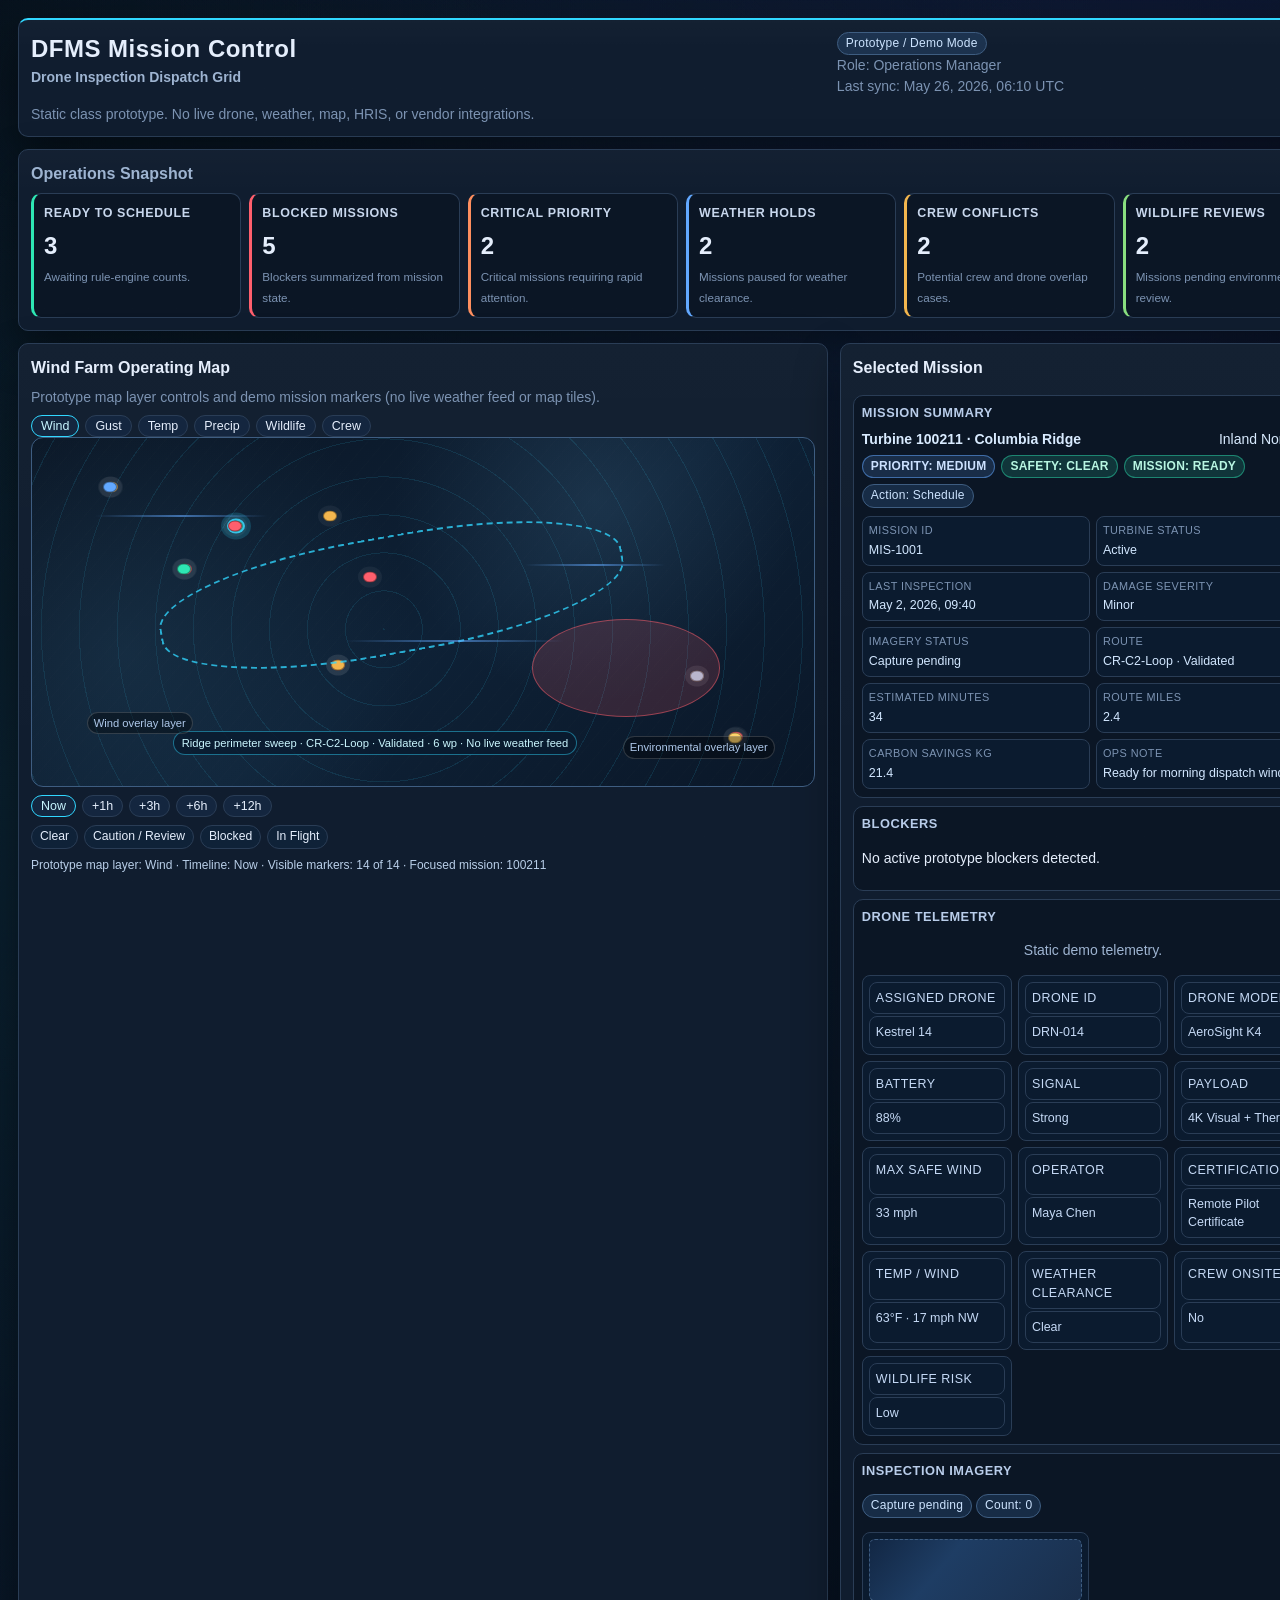
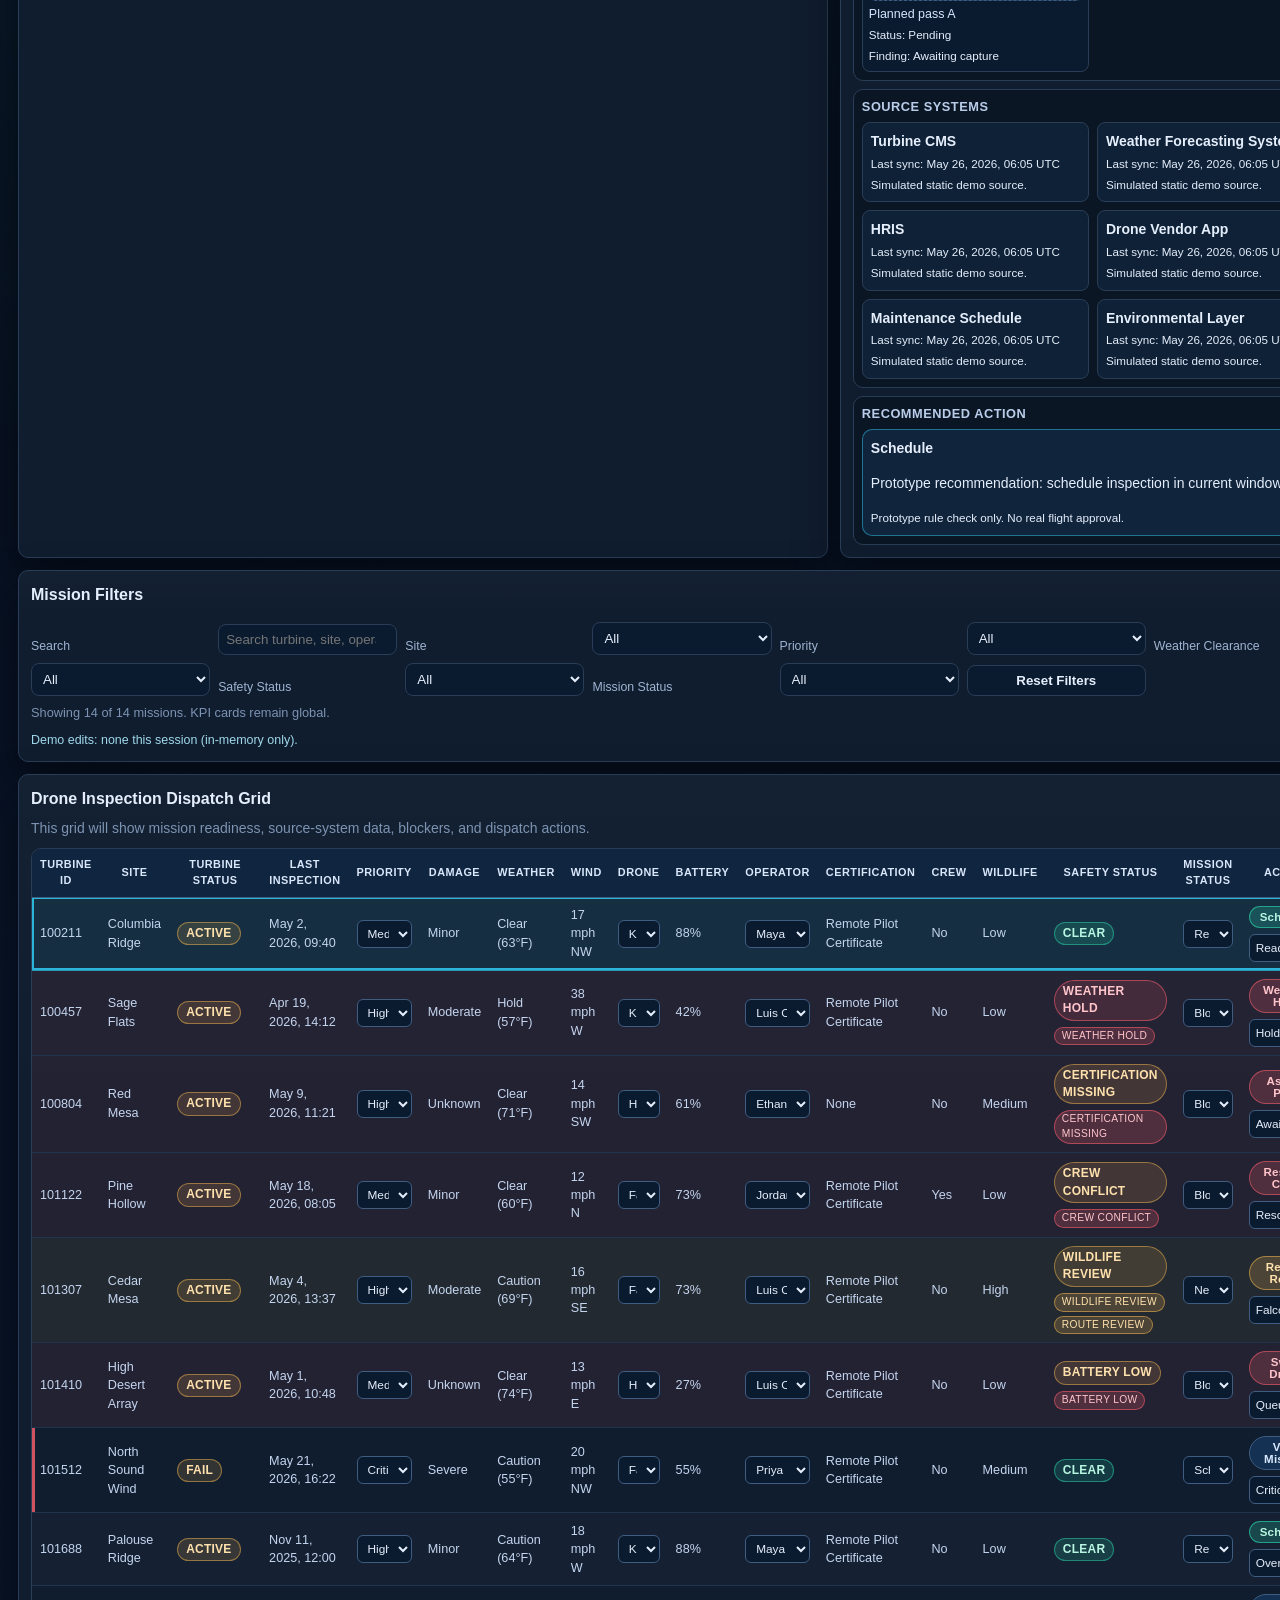
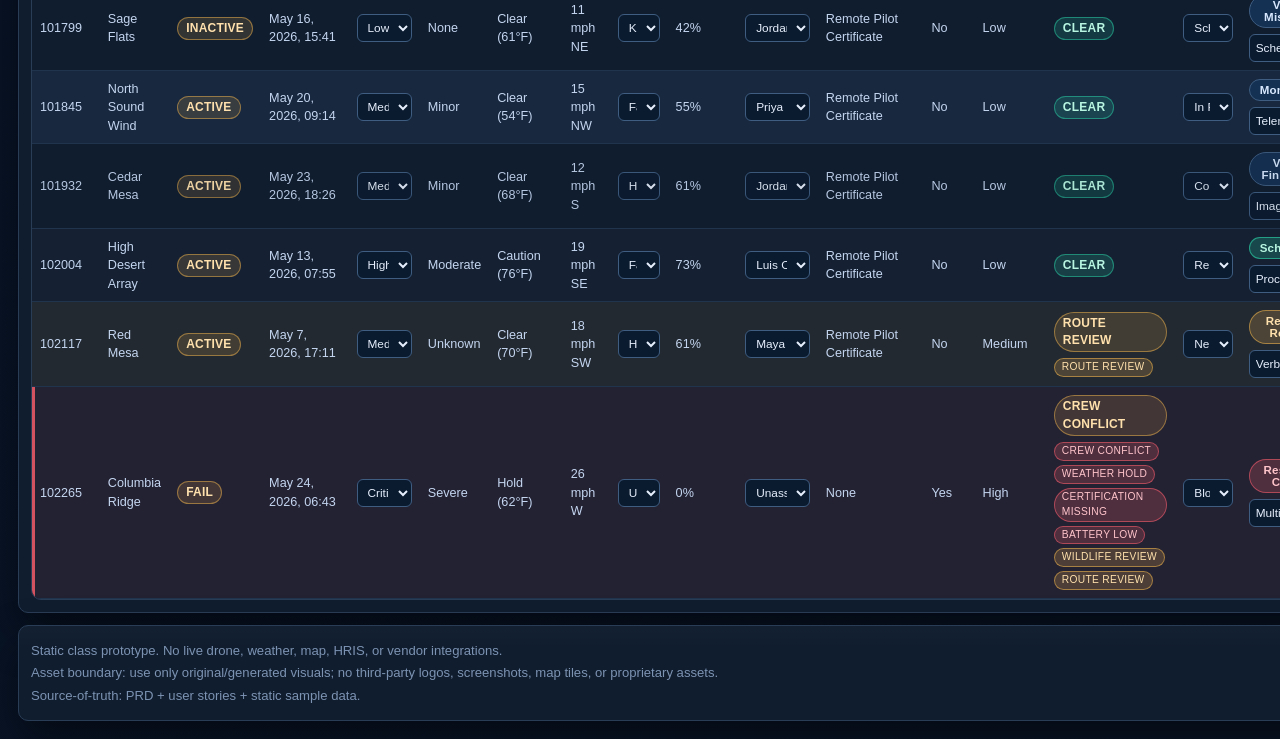
<file: prototype/index.html>
<!doctype html>
<html lang="en">
  <head>
    <meta charset="UTF-8" />
    <meta name="viewport" content="width=device-width, initial-scale=1.0" />
    <title>DFMS Mission Control</title>
    <link rel="stylesheet" href="styles.css" />
    <script src="data.js" defer></script>
    <script src="app.js" defer></script>
  </head>
  <body>
    <main id="dfms-app" class="app-shell">
      <header id="app-header" class="panel" aria-label="Global command center header">
        <div>
          <h1 class="header-title">DFMS Mission Control</h1>
          <p class="header-subtitle">Drone Inspection Dispatch Grid</p>
        </div>
        <div>
          <span class="metadata-pill">Prototype / Demo Mode</span>
          <p id="role-label" class="header-meta">Role: Operations Manager</p>
          <p id="sync-status" class="header-meta">Last sync: static demo data</p>
        </div>
        <p class="header-disclaimer">Static class prototype. No live drone, weather, map, HRIS, or vendor integrations.</p>
      </header>

      <section id="kpi-strip" class="panel" aria-label="Mission KPI strip">
        <h2>Operations Snapshot</h2>
        <div class="kpi-grid">
          <article id="kpi-ready" class="kpi-card kpi-card--ready"><h3>Ready to Schedule</h3><p class="metric-value">--</p><small>Awaiting rule-engine counts.</small></article>
          <article id="kpi-blocked" class="kpi-card kpi-card--blocked"><h3>Blocked Missions</h3><p class="metric-value">--</p><small>Blockers summarized from mission state.</small></article>
          <article id="kpi-critical" class="kpi-card kpi-card--critical"><h3>Critical Priority</h3><p class="metric-value">--</p><small>Critical missions requiring rapid attention.</small></article>
          <article id="kpi-weather" class="kpi-card kpi-card--weather"><h3>Weather Holds</h3><p class="metric-value">--</p><small>Missions paused for weather clearance.</small></article>
          <article id="kpi-crew" class="kpi-card kpi-card--crew"><h3>Crew Conflicts</h3><p class="metric-value">--</p><small>Potential crew and drone overlap cases.</small></article>
          <article id="kpi-wildlife" class="kpi-card kpi-card--wildlife"><h3>Wildlife Reviews</h3><p class="metric-value">--</p><small>Missions pending environmental review.</small></article>
        </div>
      </section>

      <section id="operations-workspace" aria-label="Upper operations workspace">
        <section id="weather-map-panel" class="panel" aria-label="Weather and map workspace">
          <h2>Wind Farm Operating Map</h2>
          <p class="header-meta">Prototype map layer controls and demo mission markers (no live weather feed or map tiles).</p>
          <div id="map-layer-controls" class="map-controls" aria-label="Map layer controls" role="group">
            <button type="button" class="map-control-button is-active" data-map-layer="Wind">Wind</button><button type="button" class="map-control-button" data-map-layer="Gust">Gust</button><button type="button" class="map-control-button" data-map-layer="Temp">Temp</button>
            <button type="button" class="map-control-button" data-map-layer="Precip">Precip</button><button type="button" class="map-control-button" data-map-layer="Wildlife">Wildlife</button><button type="button" class="map-control-button" data-map-layer="Crew">Crew</button>
          </div>
          <div id="map-canvas" role="img" aria-label="Prototype static map canvas">
            <div id="map-marker-layer" aria-label="Prototype mission markers"></div>
            <div id="map-route-layer" aria-label="Static demo route layer"></div>
            <div id="map-wind-layer" class="map-layer-label">Wind overlay layer</div>
            <div id="map-environment-layer" class="map-layer-label">Environmental overlay layer</div>
                        <span class="wind-streak streak-a" aria-hidden="true"></span>
            <span class="wind-streak streak-b" aria-hidden="true"></span>
            <span class="wind-streak streak-c" aria-hidden="true"></span>
            <span class="environment-zone" aria-hidden="true"></span>
          </div>
          <div id="map-timeline-controls" class="timeline-row" aria-label="Forecast timeline">
            <button type="button" class="forecast-chip is-active" data-map-time="Now">Now</button> <button type="button" class="forecast-chip" data-map-time="+1h">+1h</button> <button type="button" class="forecast-chip" data-map-time="+3h">+3h</button> <button type="button" class="forecast-chip" data-map-time="+6h">+6h</button> <button type="button" class="forecast-chip" data-map-time="+12h">+12h</button>
          </div>
          <ul class="map-legend" aria-label="Map legend placeholder">
            <li>Clear</li><li>Caution / Review</li><li>Blocked</li><li>In Flight</li>
          </ul>
          <p id="map-status-summary" class="map-summary" aria-live="polite">Prototype map layer: Wind · Timeline: Now · Visible markers: 0 of 0 · Focused mission: none</p>
        </section>

        <section id="mission-detail-panel" class="panel" aria-label="Selected mission details">
          <h2>Selected Mission</h2>
          <section id="detail-mission-summary" class="detail-module"><h3>Mission Summary</h3><p>Waiting for row selection.</p></section>
          <section id="detail-blockers" class="detail-module"><h3>Blockers</h3><p><span class="status-pill status-review">Pending review</span> Blocker details will appear here.</p></section>
          <section id="detail-drone-telemetry" class="detail-module"><h3>Drone Telemetry</h3><div class="telemetry-grid"><span>Battery: --%</span><span>Signal: --</span><span>Route: --</span></div></section>
          <section id="detail-inspection-imagery" class="detail-module"><h3>Inspection Imagery</h3><div class="imagery-strip"><div class="img-tile" aria-hidden="true"></div><div class="img-tile" aria-hidden="true"></div><div class="img-tile" aria-hidden="true"></div></div></section>
          <section id="detail-source-systems" class="detail-module"><h3>Source Systems</h3><p><span class="source-chip">Turbine CMS</span> <span class="source-chip">Weather Forecasting System</span> <span class="source-chip">HRIS</span></p></section>
          <section id="detail-recommended-action" class="detail-module"><h3>Recommended Action</h3><p><span class="metadata-pill">Ops recommendation</span> Action guidance placeholder.</p></section>
        </section>
      </section>

      <form id="filter-bar" class="panel" aria-label="Dispatch grid filters">
        <h2>Mission Filters</h2>
        <label for="filter-search">Search</label>
        <input id="filter-search" name="filter-search" type="search" placeholder="Search turbine, site, operator, or drone" />
        <label for="filter-site">Site</label>
        <select id="filter-site" name="filter-site"><option>All</option></select>
        <label for="filter-priority">Priority</label>
        <select id="filter-priority" name="filter-priority"><option>All</option><option>Low</option><option>Medium</option><option>High</option><option>Critical</option></select>
        <label for="filter-weather">Weather Clearance</label>
        <select id="filter-weather" name="filter-weather"><option>All</option><option>Clear</option><option>Caution</option><option>Hold</option></select>
        <label for="filter-safety">Safety Status</label>
        <select id="filter-safety" name="filter-safety"><option>All</option><option>Clear</option><option>Weather Hold</option><option>Crew Conflict</option><option>Certification Missing</option><option>Battery Low</option><option>Wildlife Review</option><option>Route Review</option><option>Blocked</option></select>
        <label for="filter-mission">Mission Status</label>
        <select id="filter-mission" name="filter-mission"><option>All</option><option>Not Scheduled</option><option>Ready</option><option>Scheduled</option><option>In Flight</option><option>Completed</option><option>Blocked</option><option>Needs Review</option></select>
        <button id="filter-reset" type="reset">Reset Filters</button>
        <p id="filter-result-summary" aria-live="polite">Showing 0 of 0 missions</p>
        <p id="edit-session-summary" aria-live="polite">Demo edits: none this session (in-memory only).</p>
      </form>

      <section id="dispatch-grid-section" class="panel" aria-label="Dispatch grid shell">
        <h2>Drone Inspection Dispatch Grid</h2>
        <p>This grid will show mission readiness, source-system data, blockers, and dispatch actions.</p>
        <div class="grid-wrap" role="region" aria-label="Dispatch grid table wrapper" tabindex="0">
          <table id="dispatch-grid">
            <thead>
              <tr>
                <th>Turbine ID</th><th>Site</th><th>Turbine Status</th><th>Last Inspection</th><th>Priority</th><th>Damage</th><th>Weather</th><th>Wind</th><th>Drone</th><th>Battery</th><th>Operator</th><th>Certification</th><th>Crew</th><th>Wildlife</th><th>Safety Status</th><th>Mission Status</th><th>Action</th>
              </tr>
            </thead>
            <tbody id="dispatch-grid-body">
              <tr><td colspan="17">Dynamic mission rows will be rendered in a later ticket.</td></tr>
            </tbody>
          </table>
        </div>
      </section>

      <footer class="panel" aria-label="Prototype notes">
        <p>Static class prototype. No live drone, weather, map, HRIS, or vendor integrations.</p>
        <p>Asset boundary: use only original/generated visuals; no third-party logos, screenshots, map tiles, or proprietary assets.</p>
        <p>Source-of-truth: PRD + user stories + static sample data.</p>
      </footer>
    </main>
  </body>
</html>
</file>
<file: prototype/styles.css>
:root {
  color-scheme: dark;
  --bg: #060d17;
  --bg-elevated: #0b1625;
  --panel: #101d2f;
  --panel-strong: #13243b;
  --border: #2a3d56;
  --border-strong: #3e5d81;
  --text: #e5eefc;
  --muted: #9eb4d1;
  --muted-2: #7c93b2;
  --accent: #31d7ff;
  --success: #2ee7b4;
  --warning: #f3b64e;
  --danger: #ff5f6d;
  --info: #62a8ff;
  --shadow: 0 20px 45px rgba(0, 0, 0, 0.45);
  --radius: 10px;
  --radius-lg: 16px;
}

* { box-sizing: border-box; }

body {
  margin: 0;
  color: var(--text);
  font: 500 14px/1.45 Inter, -apple-system, BlinkMacSystemFont, "Segoe UI", Roboto, Helvetica, Arial, sans-serif;
  background:
    radial-gradient(circle at 10% 20%, rgba(49, 215, 255, 0.1), transparent 38%),
    radial-gradient(circle at 85% 5%, rgba(80, 110, 255, 0.11), transparent 30%),
    linear-gradient(135deg, #050a13, #081326 50%, #091425);
  min-height: 100vh;
}

body::before {
  content: "";
  position: fixed;
  inset: 0;
  pointer-events: none;
  background:
    linear-gradient(rgba(255,255,255,.03) 1px, transparent 1px) 0 0/44px 44px,
    linear-gradient(90deg, rgba(255,255,255,.025) 1px, transparent 1px) 0 0/44px 44px;
  opacity: .18;
}

:focus-visible {
  outline: 2px solid var(--accent);
  outline-offset: 2px;
}

.app-shell {
  min-height: 100vh;
  max-width: 1360px;
  margin: 0 auto;
  padding: 18px;
  display: grid;
  gap: 12px;
}

.panel {
  background: linear-gradient(180deg, rgba(255,255,255,.015), transparent 24%), var(--panel);
  border: 1px solid var(--border);
  border-radius: var(--radius);
  box-shadow: var(--shadow);
  padding: 12px;
}

#app-header {
  display: grid;
  grid-template-columns: 1.6fr 1fr;
  gap: 8px 12px;
  border-top: 2px solid var(--accent);
}

.header-title {margin:0;font-size:1.5rem;letter-spacing:.02em;}
.header-subtitle {margin:0;color:var(--muted);font-weight:600;}
.header-meta,.header-disclaimer {margin:0;color:var(--muted-2);}

.metadata-pill,.readonly-chip,.source-chip,.status-pill {
  display:inline-flex;align-items:center;gap:6px;padding:2px 8px;border-radius:999px;
  border:1px solid var(--border-strong);font-size:.75rem;letter-spacing:.02em;
}
.metadata-pill{background:rgba(98,168,255,.15);color:#cde4ff;}
.readonly-chip{background:rgba(158,180,209,.18);color:#d9e4f3;}
.source-chip{background:rgba(49,215,255,.14);color:#b8f0ff;}

#kpi-strip h2{margin:0 0 8px;font-size:1rem;color:var(--muted)}
.kpi-grid{display:grid;gap:8px;grid-template-columns:repeat(6,minmax(0,1fr));}
.kpi-card{padding:10px;border-radius:10px;border:1px solid var(--border);background:var(--bg-elevated)}
.kpi-card h3{margin:0;color:#c8d7ed;font-size:.78rem;text-transform:uppercase;letter-spacing:.05em}
.metric-value{margin:6px 0 3px;font-size:1.5rem;font-weight:800;letter-spacing:.08em}
.kpi-card small{color:var(--muted-2)}
.kpi-card--ready{border-left:3px solid var(--success)} .kpi-card--blocked{border-left:3px solid var(--danger)}
.kpi-card--critical{border-left:3px solid #ff8f5f} .kpi-card--weather{border-left:3px solid var(--info)}
.kpi-card--crew{border-left:3px solid var(--warning)} .kpi-card--wildlife{border-left:3px solid #89df7f}

#operations-workspace{display:grid;grid-template-columns:1.6fr 1fr;gap:12px}
#weather-map-panel h2,#mission-detail-panel h2,#dispatch-grid-section h2,#filter-bar h2{margin:0 0 8px;font-size:1rem}
#map-canvas{position:relative;min-height:350px;border:1px solid var(--border-strong);border-radius:12px;overflow:hidden;
  background:
  radial-gradient(circle at 12% 62%, rgba(45,88,116,.28), transparent 40%),
  radial-gradient(circle at 72% 18%, rgba(90,143,178,.17), transparent 32%),
  repeating-radial-gradient(circle at 45% 55%, rgba(49,215,255,.11) 0 1px, transparent 1px 38px),
  linear-gradient(145deg, #0a1524, #0e2136 54%, #0a1728);
}
#map-canvas::before{content:"";position:absolute;inset:0;background:repeating-linear-gradient(130deg,transparent 0 12px,rgba(255,255,255,.03) 12px 13px);opacity:.22}
.map-layer-label{position:absolute;font-size:.7rem;color:#aec8ea;background:rgba(0,0,0,.35);padding:2px 6px;border-radius:999px;border:1px solid rgba(255,255,255,.16)}
#map-marker-layer{top:10%;left:5%} #map-route-layer{top:9%;right:7%} #map-wind-layer{bottom:15%;left:7%} #map-environment-layer{bottom:8%;right:5%}
.map-marker{position:absolute;width:11px;height:11px;border-radius:50%;box-shadow:0 0 0 5px rgba(255,255,255,.05)}
.marker-clear{background:var(--success)} .marker-blocked{background:var(--danger)} .marker-caution{background:var(--warning)}
.route-line{position:absolute;left:18%;top:26%;width:56%;height:36%;border:2px dashed rgba(49,215,255,.75);border-radius:50%;transform:rotate(-8deg)}
.environment-zone{position:absolute;right:12%;bottom:20%;width:24%;height:28%;border-radius:50%;background:rgba(255,95,109,.16);border:1px solid rgba(255,95,109,.5)}
.wind-streak{position:absolute;height:2px;background:linear-gradient(90deg,transparent,rgba(98,168,255,.9),transparent);opacity:.65}

.marker-a{left:22%;top:32%}
.marker-b{left:46%;top:41%}
.marker-c{left:71%;top:27%}
.streak-a{left:8%;top:22%;width:22%}
.streak-b{left:40%;top:58%;width:28%}
.streak-c{left:63%;top:36%;width:18%}

.map-controls,.timeline-row,.map-legend{display:flex;flex-wrap:wrap;gap:6px;margin-top:8px}
.map-controls button,.timeline-row button{background:#14263f;border:1px solid var(--border);color:var(--text);border-radius:999px;padding:3px 9px;font-size:.78rem;cursor:pointer}
.map-controls button.active,.timeline-row button.active{border-color:var(--accent);color:#c8f5ff}
.map-legend{list-style:none;padding:0;margin:8px 0 0}
.map-legend li{padding:2px 8px;background:#0f2238;border:1px solid var(--border);border-radius:999px;font-size:.76rem}

#mission-detail-panel{display:grid;gap:8px;align-content:start}
.detail-module{background:var(--bg-elevated);border:1px solid var(--border);border-radius:10px;padding:8px}
.detail-module h3{margin:0 0 6px;font-size:.8rem;text-transform:uppercase;letter-spacing:.04em;color:#b9cdea}
.telemetry-grid{display:grid;grid-template-columns:repeat(3,minmax(0,1fr));gap:6px}
.telemetry-grid span{display:block;background:#0b1b2f;border:1px solid var(--border);border-radius:8px;padding:6px;color:#c6daf6;font-size:.78rem}
.imagery-strip{display:grid;grid-template-columns:repeat(3,minmax(0,1fr));gap:6px}
.img-tile{height:54px;border-radius:8px;border:1px dashed var(--border-strong);background:linear-gradient(140deg,#0a1a2e,#133356)}

#filter-bar{display:grid;grid-template-columns:repeat(7,minmax(0,1fr));gap:8px;align-items:end}
#filter-bar h2{grid-column:1/-1}
#filter-bar label{font-size:.77rem;color:var(--muted);margin:0}
#filter-bar input,#filter-bar select,#filter-bar button{width:100%;background:#0b1b2f;color:var(--text);border:1px solid var(--border);border-radius:8px;padding:7px}
#filter-reset{background:#193556;border-color:var(--border-strong);font-weight:700}

#dispatch-grid-section p{margin:.1rem 0 .6rem;color:var(--muted-2)}
.grid-wrap{overflow:auto;border:1px solid var(--border);border-radius:10px}
#dispatch-grid{min-width:1300px;width:100%;border-collapse:collapse;font-size:.79rem}
#dispatch-grid thead th{position:sticky;top:0;background:#10253f;color:#d9e7fb;text-transform:uppercase;letter-spacing:.045em;font-size:.68rem;padding:8px;border-bottom:1px solid var(--border-strong)}
#dispatch-grid td{padding:8px;border-bottom:1px solid #20344e;color:#d2e0f7}
#dispatch-grid tbody tr:nth-child(even){background:rgba(255,255,255,.018)}

.status-pill{font-weight:700;text-transform:uppercase}
.status-clear,.status-ready,.status-completed{background:rgba(46,231,180,.15);color:#b8f6e2;border-color:rgba(46,231,180,.45)}
.status-caution,.status-review{background:rgba(243,182,78,.15);color:#ffe1ad;border-color:rgba(243,182,78,.5)}
.status-hold,.status-blocked,.status-critical{background:rgba(255,95,109,.15);color:#ffc5cb;border-color:rgba(255,95,109,.55)}
.status-scheduled,.status-in-flight{background:rgba(98,168,255,.16);color:#cce1ff;border-color:rgba(98,168,255,.52)}

footer p{margin:.2rem 0;color:var(--muted-2);font-size:.82rem}

@media (max-width: 1120px){
  .kpi-grid{grid-template-columns:repeat(3,minmax(0,1fr));}
  #filter-bar{grid-template-columns:repeat(4,minmax(0,1fr));}
}
@media (max-width: 900px){
  #app-header,#operations-workspace{grid-template-columns:1fr;}
  #filter-bar{grid-template-columns:repeat(2,minmax(0,1fr));}
}
@media (max-width: 768px){
  .kpi-grid,#filter-bar{grid-template-columns:1fr;}
  .app-shell{padding:12px}
}

.mission-row { transition: background-color 120ms ease-in; }

.mission-row--blocked { background: rgba(255, 95, 109, 0.08) !important; }
.mission-row--ready { background: rgba(46, 231, 180, 0.06); }
.mission-row--critical { box-shadow: inset 3px 0 0 rgba(255, 95, 109, 0.8); }
.mission-row--review { background: rgba(243, 182, 78, 0.08) !important; }
.mission-row--in-flight { background: rgba(98, 168, 255, 0.08) !important; }
.mission-row--completed { opacity: 0.92; }

.action-button {
  border: 1px solid var(--border-strong);
  border-radius: 999px;
  background: #143052;
  color: #d8e9ff;
  font-weight: 700;
  font-size: .72rem;
  letter-spacing: .02em;
  padding: 4px 10px;
  cursor: default;
}

.action-button--primary {
  background: rgba(46, 231, 180, 0.2);
  border-color: rgba(46, 231, 180, 0.55);
  color: #b8f6e2;
}

.action-button--blocked {
  background: rgba(255, 95, 109, 0.2);
  border-color: rgba(255, 95, 109, 0.55);
  color: #ffc5cb;
}

.action-button--review {
  background: rgba(243, 182, 78, 0.2);
  border-color: rgba(243, 182, 78, 0.55);
  color: #ffe1ad;
}

.cell-muted { color: var(--muted) !important; text-align: center; }

#filter-result-summary {
  grid-column: 1 / -1;
  margin: 0;
  font-size: .8rem;
  color: var(--muted-2);
}

.mission-row--empty td {
  text-align: center;
  padding: 16px 8px;
  color: var(--muted);
}

.editable-control {
  width: 100%;
  background: #0b1b2f;
  color: var(--text);
  border: 1px solid var(--border-strong);
  border-radius: 6px;
  padding: 4px 6px;
  font-size: .74rem;
}

.editable-control--compact {
  min-height: 28px;
}

.ops-note-input {
  margin-top: 6px;
}

.blocker-chip-wrap {
  display: flex;
  flex-wrap: wrap;
  gap: 4px;
  margin-top: 6px;
}

.blocker-chip {
  display: inline-flex;
  align-items: center;
  padding: 1px 7px;
  border-radius: 999px;
  border: 1px solid var(--border-strong);
  font-size: .64rem;
  letter-spacing: .03em;
  text-transform: uppercase;
}

.blocker-chip--hard {
  background: rgba(255, 95, 109, 0.2);
  border-color: rgba(255, 95, 109, 0.55);
  color: #ffc5cb;
}

.blocker-chip--review {
  background: rgba(243, 182, 78, 0.2);
  border-color: rgba(243, 182, 78, 0.55);
  color: #ffe1ad;
}

.cell-readonly {
  color: #c4d5ef !important;
}

.mission-row--edited {
  box-shadow: inset 0 0 0 1px rgba(49, 215, 255, 0.45);
}

.edited-chip {
  display: inline-block;
  margin-left: 6px;
  padding: 1px 7px;
  border-radius: 999px;
  border: 1px solid rgba(49, 215, 255, 0.5);
  background: rgba(49, 215, 255, 0.12);
  color: #c6f8ff;
  font-size: .65rem;
  text-transform: uppercase;
  letter-spacing: .04em;
}

#edit-session-summary {
  grid-column: 1 / -1;
  margin: 0;
  font-size: .78rem;
  color: #9fd9ea;
}


#map-marker-points,#map-route-overlay{position:absolute;inset:0}
.map-marker{transform:translate(-50%,-50%);border:1px solid rgba(0,0,0,.4);cursor:pointer}
.map-marker--focused{box-shadow:0 0 0 2px rgba(49,215,255,.85),0 0 0 8px rgba(49,215,255,.18)}
.marker-inflight{background:#62a8ff}
.map-route-line{position:absolute;left:16%;top:28%;width:60%;height:34%;border:2px dashed rgba(49,215,255,.78);border-radius:45%;transform:rotate(-10deg)}
.map-route-label{position:absolute;left:18%;bottom:9%;margin:0;padding:3px 8px;border-radius:999px;font-size:.7rem;color:#cbf7ff;background:rgba(10,28,48,.85);border:1px solid rgba(49,215,255,.45)}
#map-canvas[data-active-layer="precip"] .environment-zone{background:rgba(104, 150, 255, 0.2);border-color:rgba(138,177,255,.6)}
#map-canvas[data-active-layer="wildlife"] .environment-zone{background:rgba(137,223,127,.2);border-color:rgba(137,223,127,.55)}
#map-canvas[data-active-layer="crew"] .environment-zone{background:rgba(255,182,110,.2);border-color:rgba(255,182,110,.6)}
#map-canvas[data-active-layer="temp"] .wind-streak{background:linear-gradient(90deg,transparent,rgba(255,132,102,.9),transparent)}
#map-canvas[data-active-layer="gust"] .wind-streak{height:3px;opacity:.9}
.map-summary{margin:8px 0 0;color:#b8cee8;font-size:.75rem}

#map-marker-layer,#map-route-layer{position:absolute;inset:0}
.map-marker--clear{background:var(--success)}
.map-marker--caution{background:var(--warning)}
.map-marker--blocked{background:var(--danger)}
.map-marker--review{background:#ffd36b}
.map-marker--in-flight{background:#62a8ff}
.map-marker--completed{background:#99c5ff;opacity:.8}
.map-marker--selected{box-shadow:0 0 0 2px rgba(49,215,255,.85),0 0 0 8px rgba(49,215,255,.18)}
.mission-row--map-focused{outline:1px solid rgba(49,215,255,.6)}
.map-route-preview{position:absolute;left:16%;top:28%;width:60%;height:34%;border:2px dashed rgba(49,215,255,.78);border-radius:45%;transform:rotate(-10deg)}
.map-route-preview--review{border-color:rgba(243,182,78,.9)}
.map-control-button.is-active,.forecast-chip.is-active{border-color:var(--accent);color:#c8f5ff}
.map-canvas--layer-wind .wind-streak{opacity:.65}
.map-canvas--layer-gust .wind-streak{height:3px;opacity:.9}
.map-canvas--layer-temp .wind-streak{background:linear-gradient(90deg,transparent,rgba(255,132,102,.9),transparent)}
.map-canvas--layer-precip .environment-zone{background:rgba(104,150,255,.2);border-color:rgba(138,177,255,.6)}
.map-canvas--layer-wildlife .environment-zone{background:rgba(137,223,127,.2);border-color:rgba(137,223,127,.55)}
.map-canvas--layer-crew .environment-zone{background:rgba(255,182,110,.2);border-color:rgba(255,182,110,.6)}
#map-status-summary{margin:8px 0 0;color:#b8cee8;font-size:.75rem}

.mission-row--selected { box-shadow: inset 0 0 0 2px rgba(49, 215, 255, 0.8); background: rgba(49, 215, 255, 0.08) !important; }
.detail-panel-shell {}
.detail-header { display:grid; gap:6px; margin-bottom:8px; }
.detail-title-row { display:flex; justify-content:space-between; gap:8px; align-items:baseline; color:#d9ebff; }
.detail-pill-row { display:flex; flex-wrap:wrap; gap:6px; }
.detail-section {}
.detail-grid { display:grid; grid-template-columns:repeat(2,minmax(0,1fr)); gap:6px; }
.detail-field { background:#0b1b2f; border:1px solid var(--border); border-radius:8px; padding:6px; display:grid; gap:2px; }
.detail-field-label { font-size:.68rem; text-transform:uppercase; color:var(--muted-2); letter-spacing:.04em; }
.detail-field-value { font-size:.78rem; color:#d2e7ff; }
.telemetry-card {}
.inspection-tile-grid { display:grid; grid-template-columns:repeat(2,minmax(0,1fr)); gap:8px; }
.inspection-tile { background:#0b1b2f; border:1px solid var(--border); border-radius:8px; padding:6px; display:grid; gap:4px; }
.inspection-thumbnail { height:62px; border-radius:6px; border:1px dashed var(--border-strong); background:linear-gradient(130deg,#122744,#1e3d64 36%,#1a2f4c); }
.blocker-detail-list { display:grid; gap:8px; }
.blocker-detail-card { border:1px solid var(--border); background:#10233a; border-radius:8px; padding:8px; display:grid; gap:4px; }
.blocker-detail-card--hard { border-color: rgba(255,95,109,.65); background: rgba(66,19,27,.55); }
.blocker-detail-card--review { border-color: rgba(243,182,78,.65); background: rgba(65,45,16,.55); }
.recommendation-card { border:1px solid rgba(49,215,255,.45); background:rgba(20,48,78,.6); border-radius:10px; padding:8px; }
.source-system-grid { display:grid; gap:8px; grid-template-columns:repeat(2,minmax(0,1fr)); }
.source-system-card { border:1px solid var(--border); background:#0e2136; border-radius:8px; padding:8px; display:grid; gap:4px; }
.detail-filter-note { margin:0; font-size:.76rem; color:#ffd6ad; }
</file>
